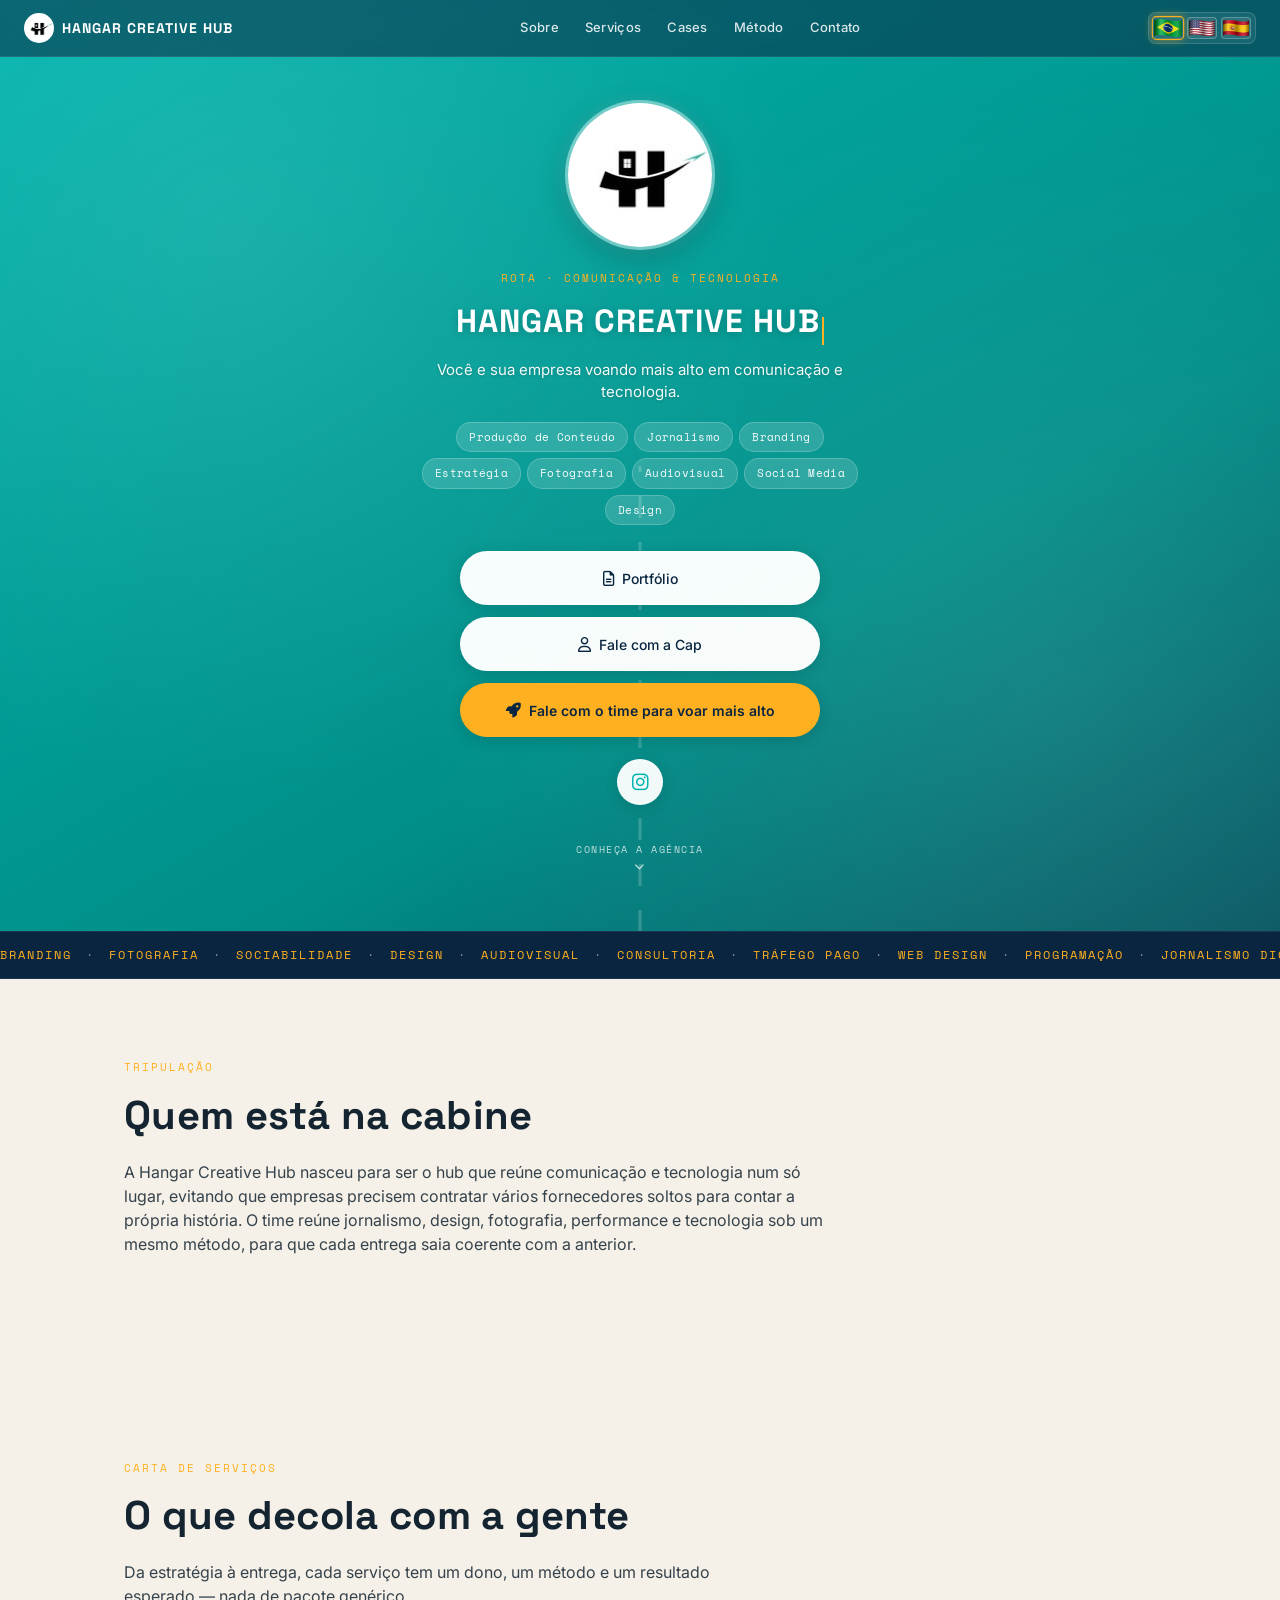
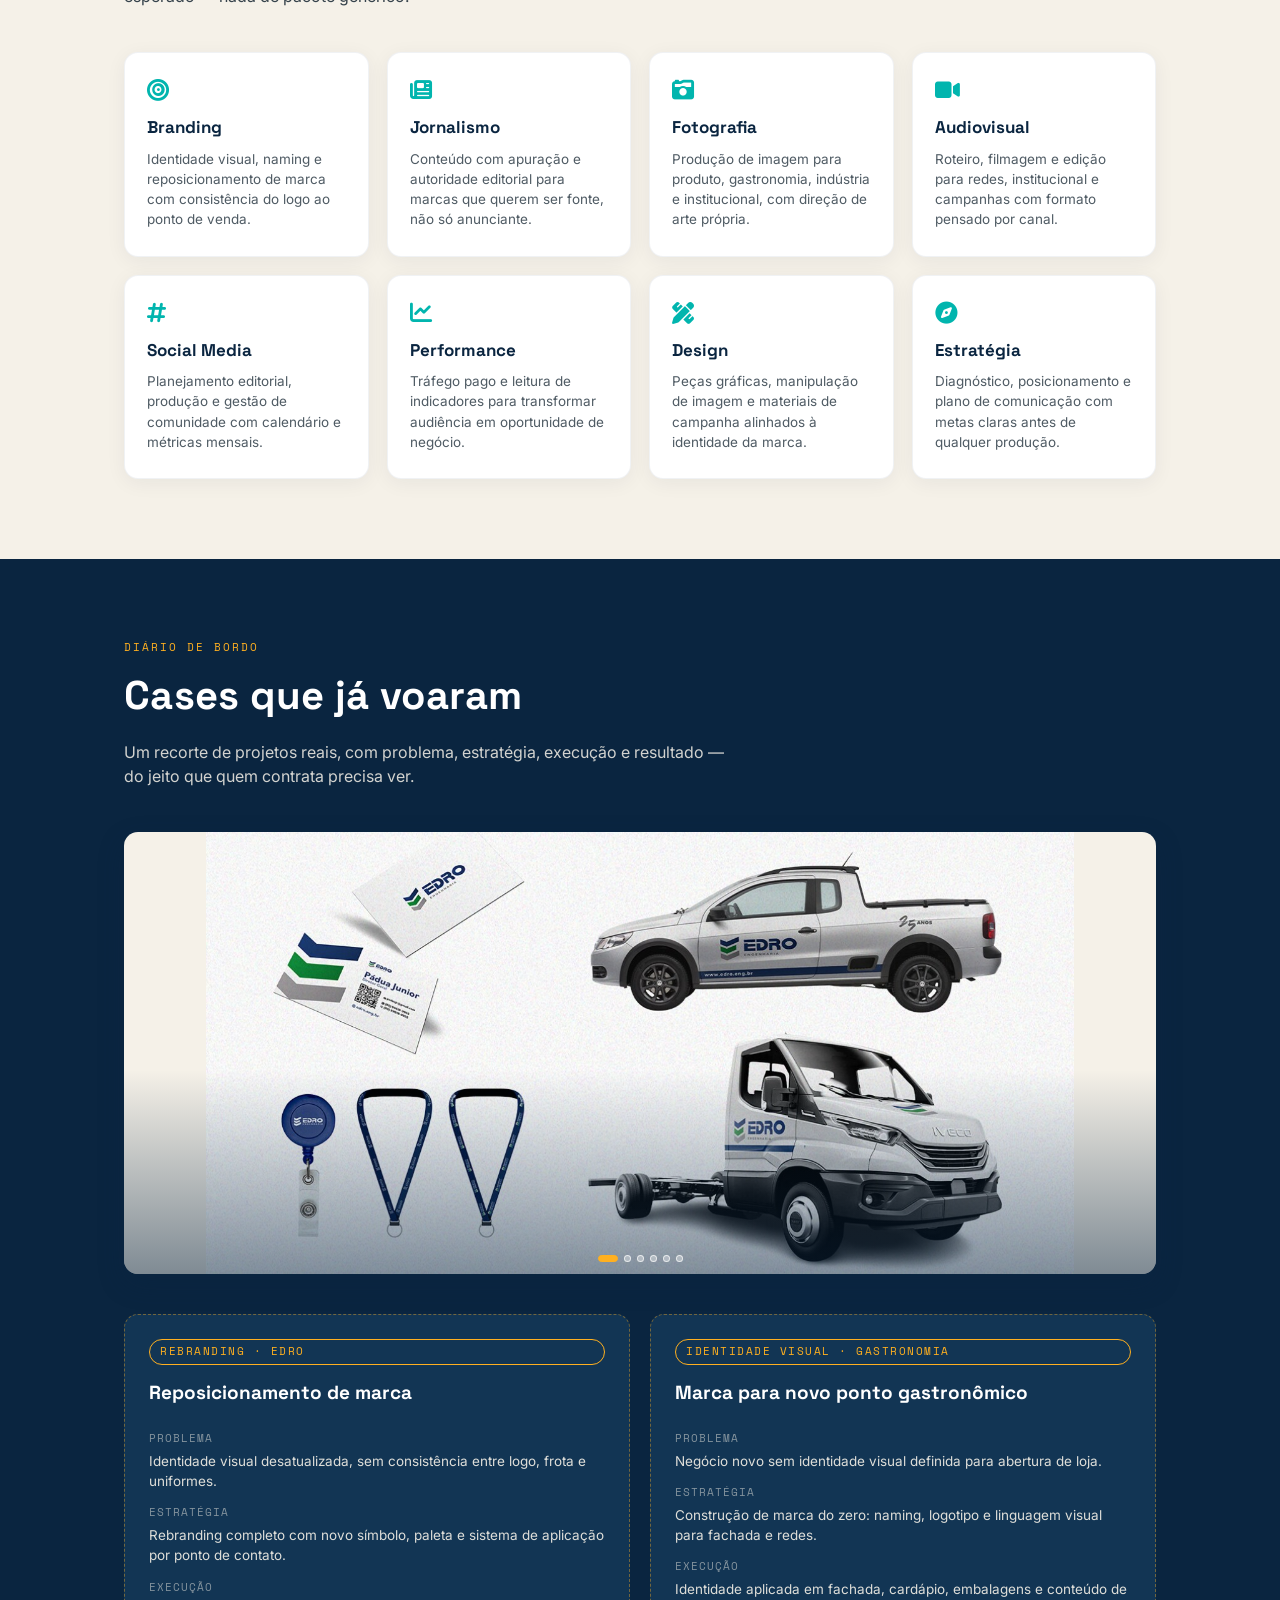
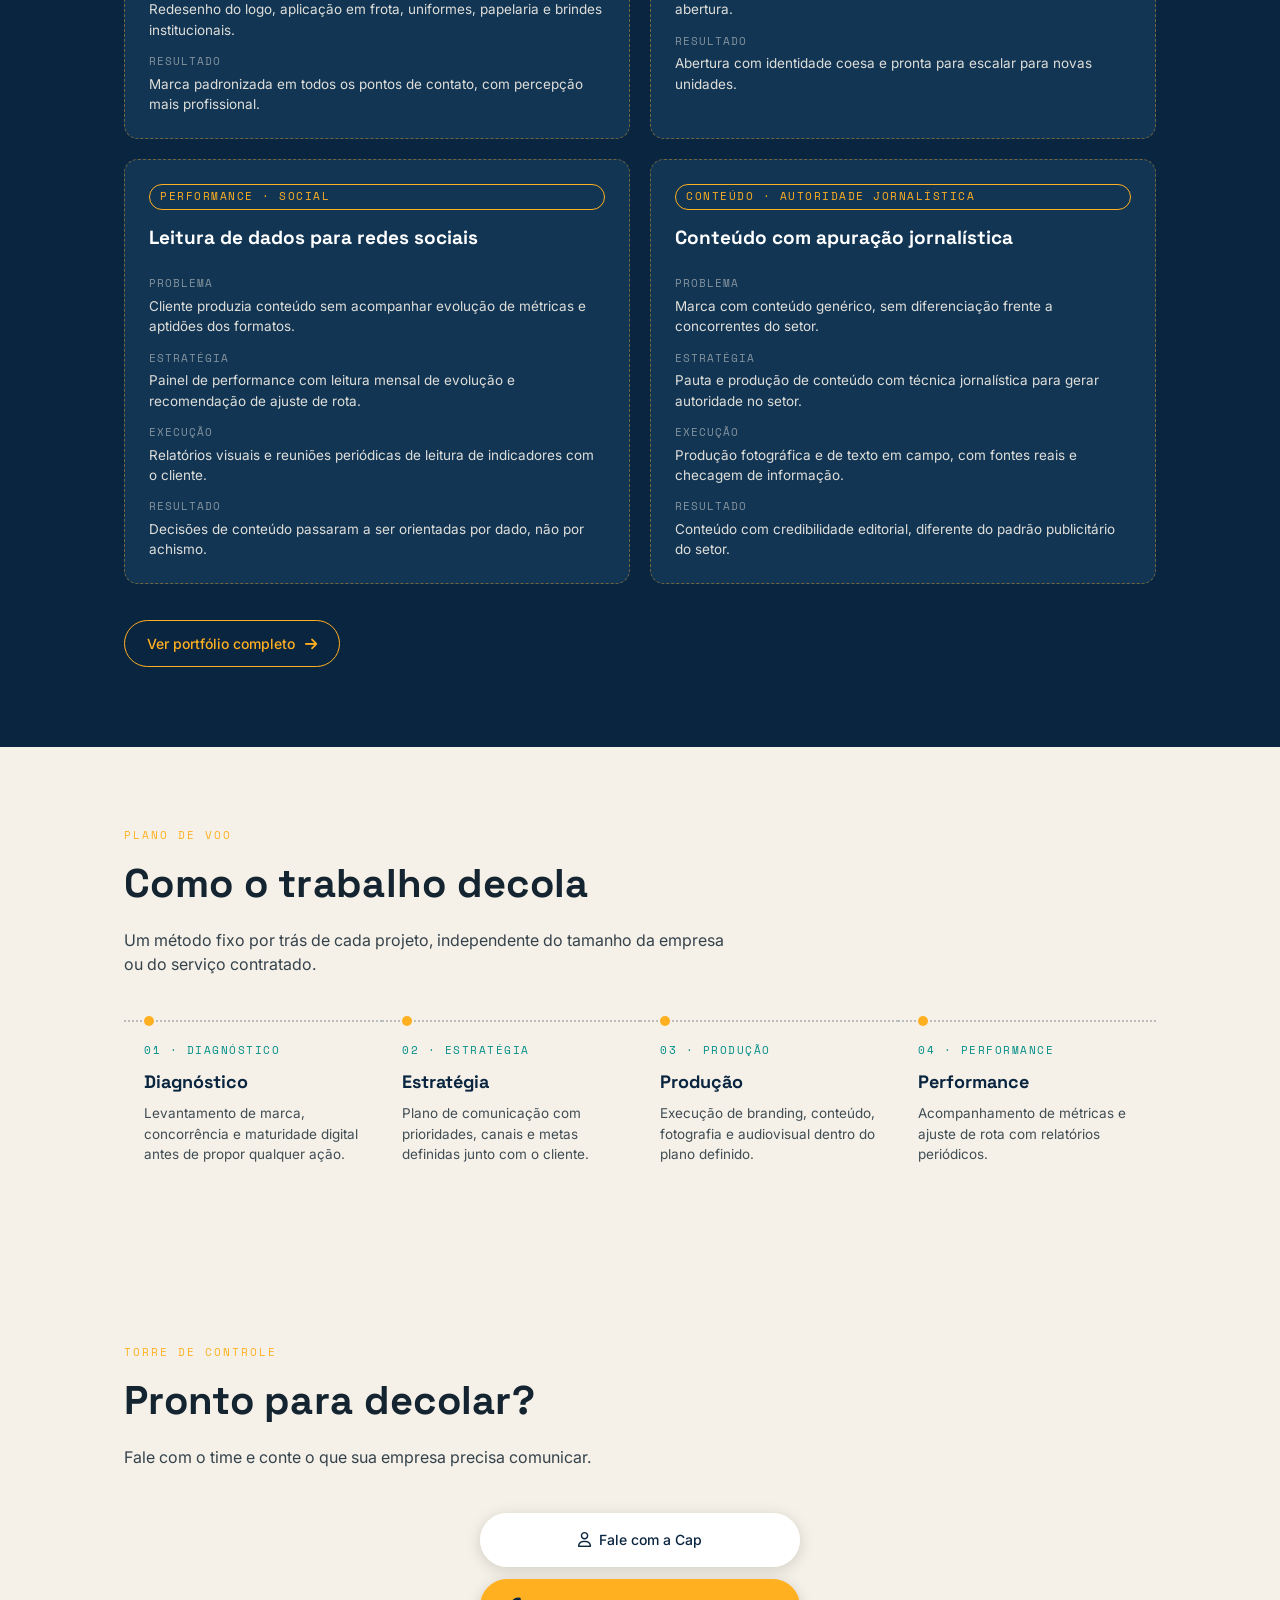
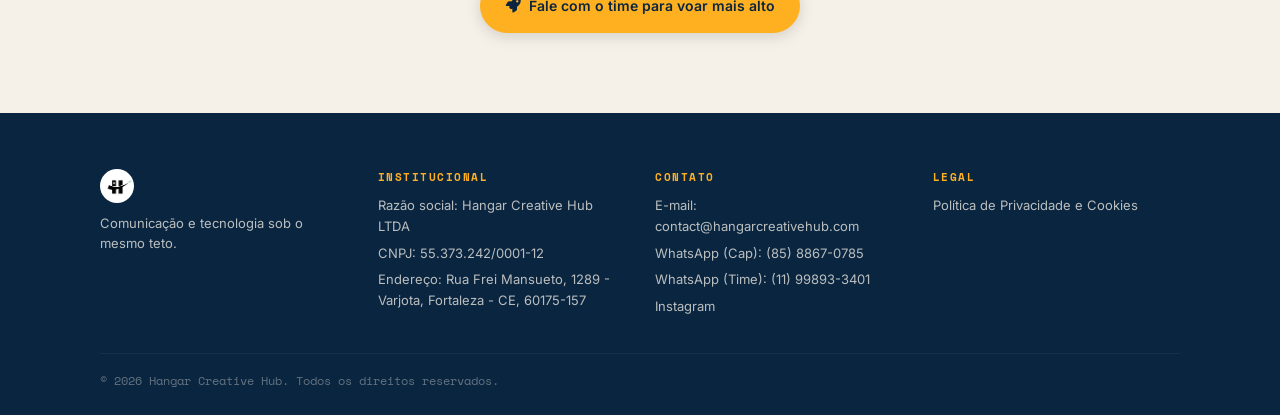
<file: index.html>
<!DOCTYPE html>
<html lang="pt-BR">
<head>
<meta charset="UTF-8">
<meta name="viewport" content="width=device-width, initial-scale=1.0">
<title>Hangar Creative Hub | Agência de Comunicação e Tecnologia</title>
<meta name="description" content="Hangar Creative Hub: agência de branding, jornalismo, conteúdo, performance e design que faz você e sua empresa voarem mais alto. Estratégia, produção e resultado, tudo sob o mesmo teto.">
<meta property="og:title" content="Hangar Creative Hub">
<meta property="og:description" content="Você e sua empresa voando mais alto em comunicação e tecnologia.">
<meta property="og:type" content="website">
<meta property="og:url" content="https://www.hangarcreativehub.com/">
<link rel="icon" href="images/logo-hangar.png">

<!-- Fontes -->
<link rel="preconnect" href="https://fonts.googleapis.com">
<link href="https://fonts.googleapis.com/css2?family=Space+Grotesk:wght@500;700&family=Space+Mono:wght@400;700&family=Inter:wght@300;400;500;600&display=swap" rel="stylesheet">

<!-- CSS -->
<link rel="stylesheet" href="style.css">
<link rel="stylesheet" href="https://cdnjs.cloudflare.com/ajax/libs/font-awesome/6.4.0/css/all.min.css">

<script type="application/ld+json">
{
  "@context": "https://schema.org",
  "@type": "Organization",
  "name": "Hangar Creative Hub",
  "url": "https://www.hangarcreativehub.com/",
  "logo": "https://www.hangarcreativehub.com/images/logo-hangar.png",
  "description": "Agência de branding, jornalismo, conteúdo, performance e design.",
  "sameAs": ["https://www.instagram.com/hangarcreativehub/"],
  "legalName": "Hangar Creative Hub LTDA",
  "taxID": "55.373.242/0001-12",
  "address": {
    "@type": "PostalAddress",
    "streetAddress": "Rua Frei Mansueto, 1289 - Varjota",
    "addressLocality": "Fortaleza",
    "addressRegion": "CE",
    "postalCode": "60175-157",
    "addressCountry": "BR"
  }
}
</script>
</head>
<body>

<!-- TOPO FIXO -->
<header class="topbar">
    <a href="#topo" class="topbar-logo">
        <img src="images/logo-hangar.png" alt="Hangar Creative Hub">
        <span>HANGAR CREATIVE HUB</span>
    </a>

    <nav class="topbar-nav">
        <a href="#sobre" data-i18n="nav.sobre">Sobre</a>
        <a href="#servicos" data-i18n="nav.servicos">Serviços</a>
        <a href="#cases" data-i18n="nav.cases">Cases</a>
        <a href="#metodo" data-i18n="nav.metodo">Método</a>
        <a href="#contato" data-i18n="nav.contato">Contato</a>
    </nav>

    <div class="language-selector">
        <button class="lang-btn pt active" data-lang="pt" title="Português">
            <img src="images/brasil.png" alt="Português" class="flag-icon">
        </button>
        <button class="lang-btn en" data-lang="en" title="English">
            <img src="images/eua.png" alt="English" class="flag-icon">
        </button>
        <button class="lang-btn es" data-lang="es" title="Español">
            <img src="images/es.png" alt="Español" class="flag-icon">
        </button>
    </div>
</header>

<main id="topo">

    <!-- HERO / CARTÃO DE LINKS -->
    <section class="hero">
        <div class="hero-runway" aria-hidden="true"></div>
        <div class="hero-inner">
            <img src="images/logo-hangar.png" alt="Hangar Creative Hub" class="profile-pic">

            <p class="eyebrow" data-i18n="hero.eyebrow">ROTA · COMUNICAÇÃO &amp; TECNOLOGIA</p>

            <h1 id="typingTitle">HANGAR CREATIVE HUB</h1>

            <p class="main-description" data-i18n="hero.subtitle">Você e sua empresa voando mais alto em comunicação e tecnologia.</p>

            <div class="bubbles-container">
                <span class="bubble" data-i18n="bubble.1">Produção de Conteúdo</span>
                <span class="bubble" data-i18n="bubble.2">Jornalismo</span>
                <span class="bubble" data-i18n="bubble.3">Branding</span>
                <span class="bubble" data-i18n="bubble.4">Estratégia</span>
                <span class="bubble" data-i18n="bubble.5">Fotografia</span>
                <span class="bubble" data-i18n="bubble.6">Audiovisual</span>
                <span class="bubble" data-i18n="bubble.7">Social Media</span>
                <span class="bubble" data-i18n="bubble.8">Design</span>
            </div>

            <div class="buttons-container">
                <a href="Portifolio/Portifolio Hangar.pdf" target="_blank" class="link-button portfolio" rel="noopener noreferrer">
                    <div class="link-button-content">
                        <i class="far fa-file-alt"></i>
                        <span class="button-text" data-i18n="btn.portfolio">Portfólio</span>
                    </div>
                </a>

                <a href="https://api.whatsapp.com/send?phone=558588670785&text=Olá! Gostaria de falar com a Cap da Hangar Creative Hub."
                   class="link-button cap" target="_blank" rel="noopener noreferrer">
                    <div class="link-button-content">
                        <i class="far fa-user"></i>
                        <span class="button-text" data-i18n="btn.cap">Fale com a Cap</span>
                    </div>
                </a>

                <a href="https://api.whatsapp.com/send?phone=5511998933401&text=Olá! Quero falar com o time da Hangar Creative Hub e voar mais alto."
                   class="link-button" target="_blank" rel="noopener noreferrer">
                    <div class="link-button-content">
                        <i class="fas fa-rocket"></i>
                        <span class="button-text" data-i18n="btn.team">Fale com o time para voar mais alto</span>
                    </div>
                </a>
            </div>

            <div class="social-links">
                <a href="https://www.instagram.com/hangarcreativehub/" class="social-icon" aria-label="Instagram" target="_blank" rel="noopener noreferrer">
                    <i class="fab fa-instagram"></i>
                </a>
            </div>

            <a class="scroll-cue" href="#sobre" aria-label="Rolar para saber mais">
                <span data-i18n="hero.scroll">conheça a agência</span>
                <i class="fas fa-chevron-down"></i>
            </a>
        </div>
    </section>

    <!-- PAINEL DE APTIDÕES ESTILO QUADRO DE VOOS -->
    <section class="board" aria-label="Aptidões">
        <div class="board-track">
            <span data-i18n="board.1">BRANDING</span>
            <span>·</span>
            <span data-i18n="board.2">FOTOGRAFIA</span>
            <span>·</span>
            <span data-i18n="board.3">SOCIABILIDADE</span>
            <span>·</span>
            <span data-i18n="board.4">DESIGN</span>
            <span>·</span>
            <span data-i18n="board.5">AUDIOVISUAL</span>
            <span>·</span>
            <span data-i18n="board.6">CONSULTORIA</span>
            <span>·</span>
            <span data-i18n="board.7">TRÁFEGO PAGO</span>
            <span>·</span>
            <span data-i18n="board.8">WEB DESIGN</span>
            <span>·</span>
            <span data-i18n="board.9">PROGRAMAÇÃO</span>
            <span>·</span>
            <span data-i18n="board.10">JORNALISMO DIGITAL</span>
            <span>·</span>
        </div>
    </section>

    <!-- SOBRE -->
    <section id="sobre" class="section section-light sobre">
        <p class="eyebrow" data-i18n="sobre.eyebrow">TRIPULAÇÃO</p>
        <h2 data-i18n="sobre.titulo">Quem está na cabine</h2>  <!-- Título original mantido -->
        <p class="section-lead" data-i18n="sobre.lead">A Hangar Creative Hub nasceu para ser o hub que reúne comunicação e tecnologia num só lugar, evitando que empresas precisem contratar vários fornecedores soltos para contar a própria história. O time reúne jornalismo, design, fotografia, performance e tecnologia sob um mesmo método, para que cada entrega saia coerente com a anterior.</p>
    </section>

    <!-- SERVIÇOS -->
    <section id="servicos" class="section section-light">
        <p class="eyebrow" data-i18n="servicos.eyebrow">CARTA DE SERVIÇOS</p>
        <h2 data-i18n="servicos.titulo">O que decola com a gente</h2>
        <p class="section-lead" data-i18n="servicos.lead">Da estratégia à entrega, cada serviço tem um dono, um método e um resultado esperado — nada de pacote genérico.</p>

        <div class="cards-grid">
            <article class="service-card">
                <i class="fas fa-bullseye"></i>
                <h3 data-i18n="servico.branding.titulo">Branding</h3>
                <p data-i18n="servico.branding.desc">Identidade visual, naming e reposicionamento de marca com consistência do logo ao ponto de venda.</p>
            </article>
            <article class="service-card">
                <i class="fas fa-newspaper"></i>
                <h3 data-i18n="servico.jornalismo.titulo">Jornalismo</h3>
                <p data-i18n="servico.jornalismo.desc">Conteúdo com apuração e autoridade editorial para marcas que querem ser fonte, não só anunciante.</p>
            </article>
            <article class="service-card">
                <i class="fas fa-camera-retro"></i>
                <h3 data-i18n="servico.fotografia.titulo">Fotografia</h3>
                <p data-i18n="servico.fotografia.desc">Produção de imagem para produto, gastronomia, indústria e institucional, com direção de arte própria.</p>
            </article>
            <article class="service-card">
                <i class="fas fa-video"></i>
                <h3 data-i18n="servico.audiovisual.titulo">Audiovisual</h3>
                <p data-i18n="servico.audiovisual.desc">Roteiro, filmagem e edição para redes, institucional e campanhas com formato pensado por canal.</p>
            </article>
            <article class="service-card">
                <i class="fas fa-hashtag"></i>
                <h3 data-i18n="servico.social.titulo">Social Media</h3>
                <p data-i18n="servico.social.desc">Planejamento editorial, produção e gestão de comunidade com calendário e métricas mensais.</p>
            </article>
            <article class="service-card">
                <i class="fas fa-chart-line"></i>
                <h3 data-i18n="servico.performance.titulo">Performance</h3>
                <p data-i18n="servico.performance.desc">Tráfego pago e leitura de indicadores para transformar audiência em oportunidade de negócio.</p>
            </article>
            <article class="service-card">
                <i class="fas fa-pen-ruler"></i>
                <h3 data-i18n="servico.design.titulo">Design</h3>
                <p data-i18n="servico.design.desc">Peças gráficas, manipulação de imagem e materiais de campanha alinhados à identidade da marca.</p>
            </article>
            <article class="service-card">
                <i class="fas fa-compass"></i>
                <h3 data-i18n="servico.estrategia.titulo">Estratégia</h3>
                <p data-i18n="servico.estrategia.desc">Diagnóstico, posicionamento e plano de comunicação com metas claras antes de qualquer produção.</p>
            </article>
        </div>
    </section>

    <!-- CASES -->
    <section id="cases" class="section section-dark">
        <p class="eyebrow" data-i18n="cases.eyebrow">DIÁRIO DE BORDO</p>
        <h2 data-i18n="cases.titulo">Cases que já voaram</h2>
        <p class="section-lead" data-i18n="cases.lead">Um recorte de projetos reais, com problema, estratégia, execução e resultado — do jeito que quem contrata precisa ver.</p>

        <div class="case-carousel case-carousel-hero" data-autoplay="4000">
            <div class="case-carousel-track">
                <div class="case-slide"><img src="images/cases/edro-aplicacao.jpg" loading="lazy" alt="Identidade EDRO aplicada em frota, uniformes, cartões e crachás"></div>
                <div class="case-slide"><img src="images/cases/gastronomia-marca.jpg" loading="lazy" alt="Identidade visual criada para a chef Marie Anne Bauer"></div>
                <div class="case-slide"><img src="images/cases/gastronomia-instagram.jpg" loading="lazy" alt="Perfil e publicação no Instagram da chef Marie Anne Bauer"></div>
                <div class="case-slide"><img src="images/cases/performance-insights.jpg" loading="lazy" alt="Insights de alcance de publicações — 49,4 mil, 69,8 mil e 63,3 mil contas alcançadas"></div>
                <div class="case-slide"><img src="images/cases/jornalismo-entrevista.jpg" loading="lazy" alt="Entrevista em vídeo produzida com técnica jornalística"></div>
                <div class="case-slide"><img src="images/cases/doc-antes-depois.jpg" loading="lazy" alt="Fachada antes e depois do trabalho da Hangar"></div>
            </div>
            <button type="button" class="case-nav prev" aria-label="Imagem anterior"><i class="fas fa-chevron-left"></i></button>
            <button type="button" class="case-nav next" aria-label="Próxima imagem"><i class="fas fa-chevron-right"></i></button>
            <div class="case-dots"></div>
        </div>

        <div class="cases-grid">
            <article class="case-card">
                <div class="case-tag" data-i18n="case1.tag">REBRANDING · EDRO</div>
                <h3 data-i18n="case1.titulo">Reposicionamento de marca</h3>
                <dl>
                    <dt data-i18n="case.problema">Problema</dt>
                    <dd data-i18n="case1.problema">Identidade visual desatualizada, sem consistência entre logo, frota e uniformes.</dd>
                    <dt data-i18n="case.estrategia">Estratégia</dt>
                    <dd data-i18n="case1.estrategia">Rebranding completo com novo símbolo, paleta e sistema de aplicação por ponto de contato.</dd>
                    <dt data-i18n="case.execucao">Execução</dt>
                    <dd data-i18n="case1.execucao">Redesenho do logo, aplicação em frota, uniformes, papelaria e brindes institucionais.</dd>
                    <dt data-i18n="case.resultado">Resultado</dt>
                    <dd data-i18n="case1.resultado">Marca padronizada em todos os pontos de contato, com percepção mais profissional. <em data-i18n="case.metricaplaceholder">[inserir métrica real de resultado]</em></dd>
                </dl>
            </article>

            <article class="case-card">
                <div class="case-tag" data-i18n="case2.tag">IDENTIDADE VISUAL · GASTRONOMIA</div>
                <h3 data-i18n="case2.titulo">Marca para novo ponto gastronômico</h3>
                <dl>
                    <dt data-i18n="case.problema">Problema</dt>
                    <dd data-i18n="case2.problema">Negócio novo sem identidade visual definida para abertura de loja.</dd>
                    <dt data-i18n="case.estrategia">Estratégia</dt>
                    <dd data-i18n="case2.estrategia">Construção de marca do zero: naming, logotipo e linguagem visual para fachada e redes.</dd>
                    <dt data-i18n="case.execucao">Execução</dt>
                    <dd data-i18n="case2.execucao">Identidade aplicada em fachada, cardápio, embalagens e conteúdo de abertura.</dd>
                    <dt data-i18n="case.resultado">Resultado</dt>
                    <dd data-i18n="case2.resultado">Abertura com identidade coesa e pronta para escalar para novas unidades. <em data-i18n="case.metricaplaceholder">[inserir métrica real de resultado]</em></dd>
                </dl>
            </article>

            <article class="case-card">
                <div class="case-tag" data-i18n="case3.tag">PERFORMANCE · SOCIAL</div>
                <h3 data-i18n="case3.titulo">Leitura de dados para redes sociais</h3>
                <dl>
                    <dt data-i18n="case.problema">Problema</dt>
                    <dd data-i18n="case3.problema">Cliente produzia conteúdo sem acompanhar evolução de métricas e aptidões dos formatos.</dd>
                    <dt data-i18n="case.estrategia">Estratégia</dt>
                    <dd data-i18n="case3.estrategia">Painel de performance com leitura mensal de evolução e recomendação de ajuste de rota.</dd>
                    <dt data-i18n="case.execucao">Execução</dt>
                    <dd data-i18n="case3.execucao">Relatórios visuais e reuniões periódicas de leitura de indicadores com o cliente.</dd>
                    <dt data-i18n="case.resultado">Resultado</dt>
                    <dd data-i18n="case3.resultado">Decisões de conteúdo passaram a ser orientadas por dado, não por achismo. <em data-i18n="case.metricaplaceholder">[inserir métrica real de resultado]</em></dd>
                </dl>
            </article>

            <article class="case-card">
                <div class="case-tag" data-i18n="case4.tag">CONTEÚDO · AUTORIDADE JORNALÍSTICA</div>
                <h3 data-i18n="case4.titulo">Conteúdo com apuração jornalística</h3>
                <dl>
                    <dt data-i18n="case.problema">Problema</dt>
                    <dd data-i18n="case4.problema">Marca com conteúdo genérico, sem diferenciação frente a concorrentes do setor.</dd>
                    <dt data-i18n="case.estrategia">Estratégia</dt>
                    <dd data-i18n="case4.estrategia">Pauta e produção de conteúdo com técnica jornalística para gerar autoridade no setor.</dd>
                    <dt data-i18n="case.execucao">Execução</dt>
                    <dd data-i18n="case4.execucao">Produção fotográfica e de texto em campo, com fontes reais e checagem de informação.</dd>
                    <dt data-i18n="case.resultado">Resultado</dt>
                    <dd data-i18n="case4.resultado">Conteúdo com credibilidade editorial, diferente do padrão publicitário do setor. <em data-i18n="case.metricaplaceholder">[inserir métrica real de resultado]</em></dd>
                </dl>
            </article>
        </div>

        <a href="Portifolio/Portifolio Hangar.pdf" target="_blank" rel="noopener noreferrer" class="ghost-button">
            <span data-i18n="cases.cta">Ver portfólio completo</span> <i class="fas fa-arrow-right"></i>
        </a>
    </section>

    <!-- MÉTODO -->
    <section id="metodo" class="section section-light">
        <p class="eyebrow" data-i18n="metodo.eyebrow">PLANO DE VOO</p>
        <h2 data-i18n="metodo.titulo">Como o trabalho decola</h2>
        <p class="section-lead" data-i18n="metodo.lead">Um método fixo por trás de cada projeto, independente do tamanho da empresa ou do serviço contratado.</p>

        <ol class="flightpath">
            <li>
                <span class="leg">01 · DIAGNÓSTICO</span>
                <h3 data-i18n="metodo1.titulo">Diagnóstico</h3>
                <p data-i18n="metodo1.desc">Levantamento de marca, concorrência e maturidade digital antes de propor qualquer ação.</p>
            </li>
            <li>
                <span class="leg">02 · ESTRATÉGIA</span>
                <h3 data-i18n="metodo2.titulo">Estratégia</h3>
                <p data-i18n="metodo2.desc">Plano de comunicação com prioridades, canais e metas definidas junto com o cliente.</p>
            </li>
            <li>
                <span class="leg">03 · PRODUÇÃO</span>
                <h3 data-i18n="metodo3.titulo">Produção</h3>
                <p data-i18n="metodo3.desc">Execução de branding, conteúdo, fotografia e audiovisual dentro do plano definido.</p>
            </li>
            <li>
                <span class="leg">04 · PERFORMANCE</span>
                <h3 data-i18n="metodo4.titulo">Performance</h3>
                <p data-i18n="metodo4.desc">Acompanhamento de métricas e ajuste de rota com relatórios periódicos.</p>
            </li>
        </ol>
    </section>

    <!-- CONTATO -->
    <section id="contato" class="section section-light contato">
        <p class="eyebrow" data-i18n="contato.eyebrow">TORRE DE CONTROLE</p>
        <h2 data-i18n="contato.titulo">Pronto para decolar?</h2>
        <p class="section-lead" data-i18n="contato.lead">Fale com o time e conte o que sua empresa precisa comunicar.</p>
        <div class="buttons-container narrow">
            <a href="https://api.whatsapp.com/send?phone=558588670785&text=Olá! Gostaria de falar com a Cap da Hangar Creative Hub."
               class="link-button cap" target="_blank" rel="noopener noreferrer">
                <div class="link-button-content">
                    <i class="far fa-user"></i>
                    <span class="button-text" data-i18n="btn.cap">Fale com a Cap</span>
                </div>
            </a>
            <a href="https://api.whatsapp.com/send?phone=5511998933401&text=Olá! Quero falar com o time da Hangar Creative Hub e voar mais alto."
               class="link-button" target="_blank" rel="noopener noreferrer">
                <div class="link-button-content">
                    <i class="fas fa-rocket"></i>
                    <span class="button-text" data-i18n="btn.team">Fale com o time para voar mais alto</span>
                </div>
            </a>
        </div>
    </section>

</main>

<!-- RODAPÉ / TRANSPARÊNCIA INSTITUCIONAL -->
<footer class="site-footer">
    <div class="footer-grid">
        <div>
            <img src="images/logo-hangar.png" alt="Hangar Creative Hub" class="footer-logo">
            <p data-i18n="footer.tagline">Comunicação e tecnologia sob o mesmo teto.</p>
        </div>
        <div>
            <h4 data-i18n="footer.institucional">Institucional</h4>
            <p data-i18n="footer.razaosocial">Razão social: Hangar Creative Hub LTDA</p>
            <p data-i18n="footer.cnpj">CNPJ: 55.373.242/0001-12</p>
            <p data-i18n="footer.endereco">Endereço: Rua Frei Mansueto, 1289 - Varjota, Fortaleza - CE, 60175-157</p>
        </div>
        <div>
            <h4 data-i18n="footer.contato">Contato</h4>
            <p data-i18n="footer.email">E-mail: contact@hangarcreativehub.com</p>
            <p><a href="https://api.whatsapp.com/send?phone=558588670785&text=Olá! Gostaria de falar com a Cap da Hangar Creative Hub." target="_blank" rel="noopener noreferrer">WhatsApp (Cap): (85) 8867-0785</a></p>
            <p><a href="https://api.whatsapp.com/send?phone=5511998933401&text=Olá! Quero falar com o time da Hangar Creative Hub e voar mais alto." target="_blank" rel="noopener noreferrer">WhatsApp (Time): (11) 99893-3401</a></p>
            <p><a href="https://www.instagram.com/hangarcreativehub/" target="_blank" rel="noopener noreferrer">Instagram</a></p>
        </div>
        <div>
            <h4 data-i18n="footer.legal">Legal</h4>
            <p><a href="privacidade.html" data-i18n="footer.privacidade">Política de Privacidade e Cookies</a></p>
        </div>
    </div>
    <p class="footer-copy" data-i18n="footer.copy">© 2026 Hangar Creative Hub. Todos os direitos reservados.</p>
</footer>

<script src="script.js"></script>
</body>
</html>
</file>
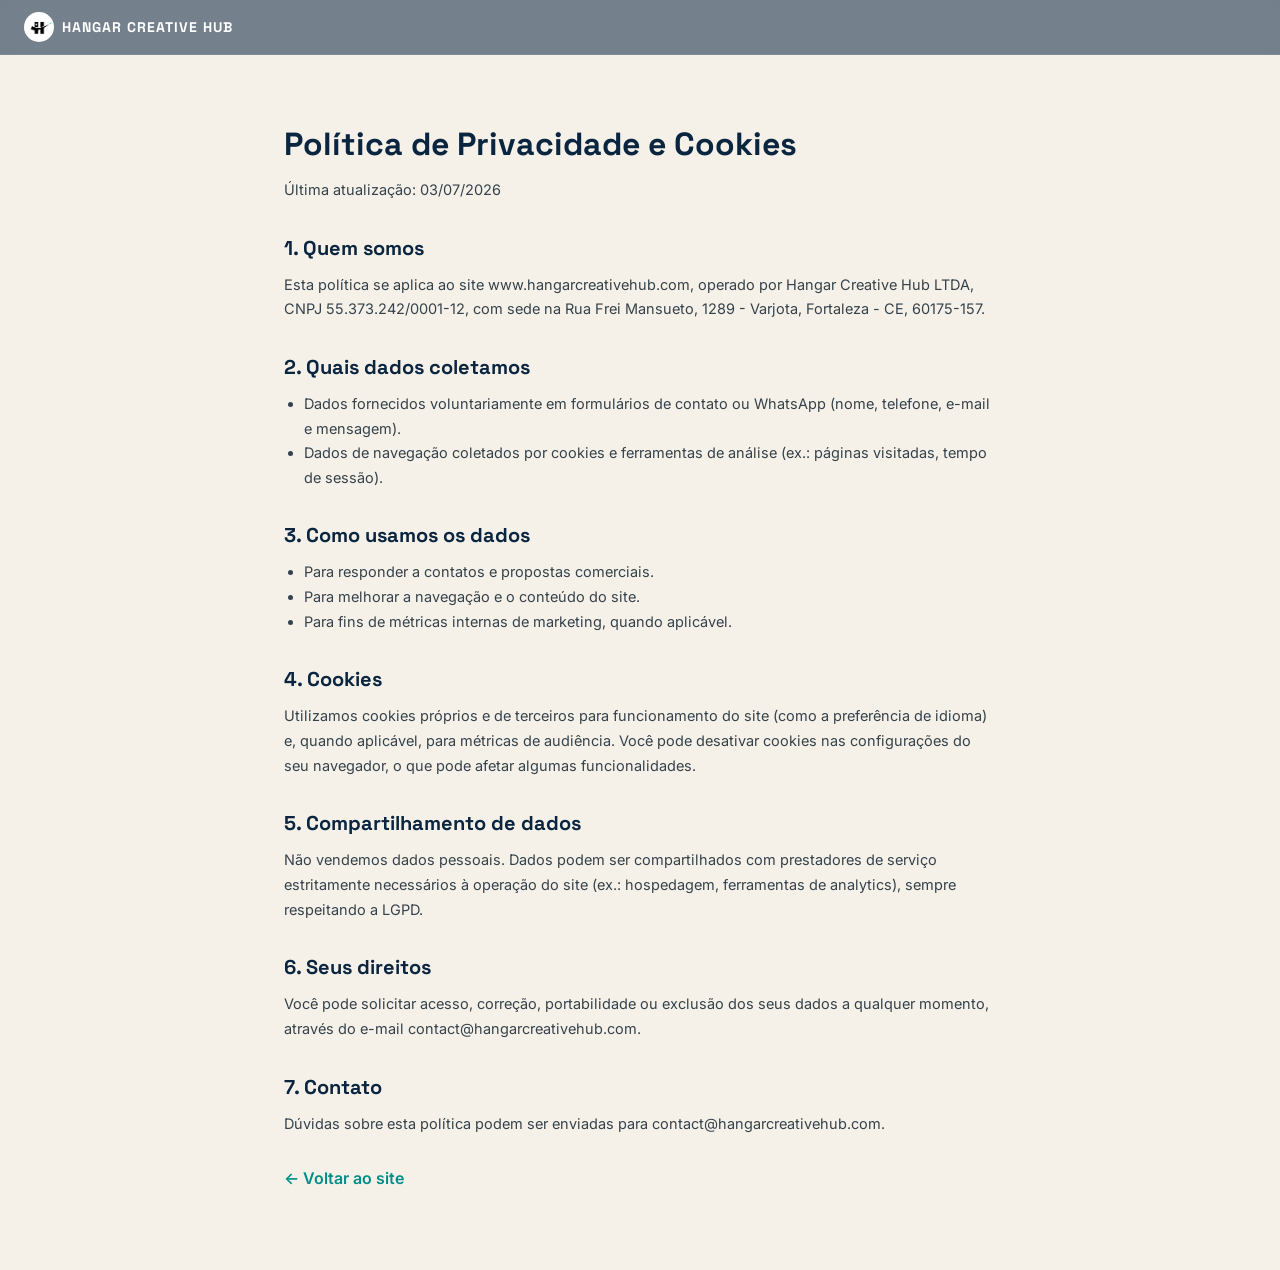
<file: privacidade.html>
<!DOCTYPE html>
<html lang="pt-BR">
<head>
<meta charset="UTF-8">
<meta name="viewport" content="width=device-width, initial-scale=1.0">
<title>Política de Privacidade e Cookies | Hangar Creative Hub</title>
<link href="https://fonts.googleapis.com/css2?family=Space+Grotesk:wght@500;700&family=Inter:wght@300;400;500;600&display=swap" rel="stylesheet">
<link rel="stylesheet" href="style.css">
<link rel="icon" href="images/logo-hangar.png">
<style>
    .policy { max-width: 760px; margin: 0 auto; padding: 120px 24px 80px; background: var(--sand); }
    .policy h1 { font-family: var(--font-display); font-size: 32px; margin-bottom: 10px; color: var(--navy); }
    .policy h2 { font-family: var(--font-display); font-size: 20px; margin: 30px 0 10px; color: var(--navy); }
    .policy p, .policy li { font-size: 14.5px; line-height: 1.7; opacity: 0.85; }
    .policy ul { padding-left: 20px; margin-bottom: 10px; }
    .policy a.back { display: inline-block; margin-top: 30px; color: var(--teal-dark); text-decoration: none; font-weight: 600; }
</style>
</head>
<body>
<header class="topbar">
    <a href="index.html" class="topbar-logo">
        <img src="images/logo-hangar.png" alt="Hangar Creative Hub">
        <span>HANGAR CREATIVE HUB</span>
    </a>
</header>

<main class="policy">
    <h1>Política de Privacidade e Cookies</h1>
    <p>Última atualização: 03/07/2026</p>

    <h2>1. Quem somos</h2>
    <p>Esta política se aplica ao site www.hangarcreativehub.com, operado por Hangar Creative Hub LTDA, CNPJ 55.373.242/0001-12,
    com sede na Rua Frei Mansueto, 1289 - Varjota, Fortaleza - CE, 60175-157.</p>

    <h2>2. Quais dados coletamos</h2>
    <ul>
        <li>Dados fornecidos voluntariamente em formulários de contato ou WhatsApp (nome, telefone, e-mail e mensagem).</li>
        <li>Dados de navegação coletados por cookies e ferramentas de análise (ex.: páginas visitadas, tempo de sessão).</li>
    </ul>

    <h2>3. Como usamos os dados</h2>
    <ul>
        <li>Para responder a contatos e propostas comerciais.</li>
        <li>Para melhorar a navegação e o conteúdo do site.</li>
        <li>Para fins de métricas internas de marketing, quando aplicável.</li>
    </ul>

    <h2>4. Cookies</h2>
    <p>Utilizamos cookies próprios e de terceiros para funcionamento do site (como a preferência de idioma) e,
    quando aplicável, para métricas de audiência. Você pode desativar cookies nas configurações do seu navegador,
    o que pode afetar algumas funcionalidades.</p>

    <h2>5. Compartilhamento de dados</h2>
    <p>Não vendemos dados pessoais. Dados podem ser compartilhados com prestadores de serviço estritamente
    necessários à operação do site (ex.: hospedagem, ferramentas de analytics), sempre respeitando a LGPD.</p>

    <h2>6. Seus direitos</h2>
    <p>Você pode solicitar acesso, correção, portabilidade ou exclusão dos seus dados a qualquer momento,
    através do e-mail contact@hangarcreativehub.com.</p>

    <h2>7. Contato</h2>
    <p>Dúvidas sobre esta política podem ser enviadas para contact@hangarcreativehub.com.</p>

    <a class="back" href="index.html">&larr; Voltar ao site</a>
</main>
</body>
</html>
</file>
<file: style.css>
/* ============================================
   HANGAR CREATIVE HUB — Design tokens
   Tema: aviação / hangar / "voar mais alto"
   ============================================ */
:root {
    --teal: #01B5AE;
    --teal-dark: #018E88;
    --navy: #0A2540;
    --navy-soft: #123554;
    --sand: #F5F1E8;
    --amber: #FFB020;
    --white: #FFFFFF;
    --ink: #142430;

    --font-display: 'Space Grotesk', 'Inter', sans-serif;
    --font-body: 'Inter', -apple-system, BlinkMacSystemFont, 'Segoe UI', Roboto, sans-serif;
    --font-mono: 'Space Mono', monospace;

    --radius-lg: 22px;
    --radius-md: 14px;
    --radius-pill: 45px;
}

* {
    margin: 0;
    padding: 0;
    box-sizing: border-box;
}

html {
    scroll-behavior: smooth;
}

body {
    font-family: var(--font-body);
    color: var(--ink);
    line-height: 1.5;
    background: var(--sand);
    overflow-x: hidden;
}

@media (prefers-reduced-motion: reduce) {
    html { scroll-behavior: auto; }
    * { animation-duration: 0.01ms !important; animation-iteration-count: 1 !important; transition-duration: 0.01ms !important; }
}

a { color: inherit; }

img { max-width: 100%; display: block; }

/* ============ TOPBAR ============ */
.topbar {
    position: fixed;
    top: 0;
    left: 0;
    width: 100%;
    z-index: 1000;
    display: flex;
    align-items: center;
    justify-content: space-between;
    padding: 12px 24px;
    background: rgba(10, 37, 64, 0.55);
    backdrop-filter: blur(10px);
    -webkit-backdrop-filter: blur(10px);
    border-bottom: 1px solid rgba(255, 255, 255, 0.08);
}

.topbar-logo {
    display: flex;
    align-items: center;
    gap: 8px;
    text-decoration: none;
    color: var(--white);
    font-family: var(--font-display);
    font-weight: 700;
    letter-spacing: 1px;
    font-size: 14px;
}

.topbar-logo img {
    width: 30px;
    height: 30px;
    border-radius: 50%;
}

.topbar-nav {
    display: none;
    gap: 26px;
}

.topbar-nav a {
    text-decoration: none;
    color: rgba(255, 255, 255, 0.85);
    font-size: 13px;
    font-weight: 500;
    letter-spacing: 0.3px;
    transition: color 0.2s ease;
    position: relative;
}

.topbar-nav a:hover { color: var(--amber); }

@media (min-width: 860px) {
    .topbar-nav { display: flex; }
}

/* ============ SELETOR DE IDIOMA ============ */
.language-selector {
    display: flex;
    gap: 4px;
    background: rgba(255, 255, 255, 0.08);
    padding: 4px;
    border-radius: 8px;
    border: 1px solid rgba(255, 255, 255, 0.15);
}

.lang-btn {
    width: 30px;
    height: 22px;
    border-radius: 4px;
    border: 1.5px solid rgba(255, 255, 255, 0.25);
    background: rgba(255, 255, 255, 0.08);
    cursor: pointer;
    transition: all 0.2s ease;
    display: flex;
    align-items: center;
    justify-content: center;
    padding: 0;
    overflow: hidden;
}

.lang-btn:hover { transform: scale(1.08); border-color: rgba(255, 255, 255, 0.5); }

.lang-btn.active {
    border-color: var(--amber);
    box-shadow: 0 0 8px rgba(255, 176, 32, 0.5);
    transform: scale(1.08);
}

.flag-icon { width: 100%; height: 100%; object-fit: cover; display: block; }

/* ============ HERO ============ */
.hero {
    position: relative;
    min-height: 100vh;
    display: flex;
    align-items: center;
    justify-content: center;
    padding: 100px 20px 60px;
    background:
        radial-gradient(circle at 18% 25%, rgba(255, 255, 255, 0.10) 0%, transparent 45%),
        radial-gradient(circle at 82% 75%, rgba(255, 255, 255, 0.08) 0%, transparent 50%),
        linear-gradient(150deg, var(--teal) 0%, var(--teal-dark) 65%, var(--navy) 130%);
    overflow: hidden;
}

/* pista/runway decorativa */
.hero-runway {
    position: absolute;
    left: 50%;
    bottom: -10%;
    width: 3px;
    height: 60%;
    transform: translateX(-50%) rotate(0deg);
    background-image: repeating-linear-gradient(
        to top,
        rgba(255, 255, 255, 0.55) 0,
        rgba(255, 255, 255, 0.55) 22px,
        transparent 22px,
        transparent 46px
    );
    opacity: 0.35;
    pointer-events: none;
}

.hero-inner {
    max-width: 440px;
    width: 100%;
    text-align: center;
    position: relative;
    z-index: 1;
}

.profile-pic {
    width: 150px;
    height: 150px;
    border-radius: 50%;
    object-fit: cover;
    margin: 0 auto 20px;
    background: rgba(255, 255, 255, 0.12);
    border: 3px solid rgba(255, 255, 255, 0.35);
    box-shadow: 0 8px 30px rgba(0, 0, 0, 0.2), 0 0 15px rgba(255, 255, 255, 0.15);
    animation: slideUp 0.5s ease both;
}

.eyebrow {
    font-family: var(--font-mono);
    font-size: 11px;
    letter-spacing: 2px;
    text-transform: uppercase;
    color: var(--amber);
    margin-bottom: 10px;
}

.hero h1 {
    font-family: var(--font-display);
    font-size: 32px;
    font-weight: 700;
    color: var(--white);
    letter-spacing: 1px;
    min-height: 42px;
    margin-bottom: 14px;
    text-shadow: 0 2px 10px rgba(0, 0, 0, 0.2);
}

.typing-cursor {
    display: inline-block;
    width: 2px;
    height: 28px;
    background-color: var(--amber);
    margin-left: 2px;
    animation: blink 1s infinite;
    vertical-align: bottom;
}

@keyframes blink { 0%, 100% { opacity: 1; } 50% { opacity: 0; } }

.main-description {
    font-size: 15px;
    color: rgba(255, 255, 255, 0.95);
    margin-bottom: 18px;
    line-height: 1.5;
    text-shadow: 0 1px 3px rgba(0, 0, 0, 0.2);
    animation: slideUp 0.5s ease 0.05s both;
}

.bubbles-container {
    display: flex;
    flex-wrap: wrap;
    justify-content: center;
    gap: 6px;
    margin-bottom: 26px;
    animation: slideUp 0.5s ease 0.1s both;
}

.bubble {
    background: rgba(255, 255, 255, 0.15);
    color: rgba(255, 255, 255, 0.95);
    padding: 6px 12px;
    border-radius: 15px;
    font-size: 11px;
    font-family: var(--font-mono);
    letter-spacing: 0.3px;
    border: 1px solid rgba(255, 255, 255, 0.2);
    backdrop-filter: blur(4px);
    transition: all 0.2s ease;
    white-space: nowrap;
}

.bubble:hover { transform: scale(1.08); background: rgba(255, 255, 255, 0.3); }

.buttons-container {
    display: flex;
    flex-direction: column;
    gap: 12px;
    width: 100%;
    max-width: 360px;
    margin: 0 auto 22px;
}

.buttons-container.narrow { max-width: 320px; }

.link-button {
    display: flex;
    align-items: center;
    justify-content: center;
    background: rgba(255, 255, 255, 0.97);
    border: 1.5px solid rgba(255, 255, 255, 0.4);
    border-radius: var(--radius-pill);
    text-decoration: none;
    font-weight: 500;
    font-size: 14px;
    transition: all 0.2s ease;
    height: 54px;
    width: 100%;
    box-shadow: 0 3px 15px rgba(0, 0, 0, 0.15);
    padding: 0 20px;
    animation: slideUp 0.5s ease both;
}

.link-button.portfolio, .link-button.cap { color: var(--navy) !important; }
.link-button.portfolio i, .link-button.cap i { color: var(--navy) !important; }

.link-button:not(.portfolio):not(.cap) { color: var(--teal-dark); background: var(--amber); border-color: var(--amber); }
.link-button:not(.portfolio):not(.cap) i { color: var(--navy); }
.link-button:not(.portfolio):not(.cap) .button-text { color: var(--navy); font-weight: 600; }

.link-button:hover {
    transform: translateY(-2px);
    box-shadow: 0 6px 22px rgba(0, 0, 0, 0.2);
}

.link-button-content { display: flex; align-items: center; justify-content: center; width: 100%; gap: 8px; }
.link-button i { font-size: 15px; }
.button-text { text-align: center; white-space: nowrap; overflow: hidden; text-overflow: ellipsis; font-weight: 500; font-size: 14px; }

.social-links { display: flex; justify-content: center; gap: 15px; margin-bottom: 30px; }

.social-icon {
    width: 46px;
    height: 46px;
    border-radius: 50%;
    background: rgba(255, 255, 255, 0.95);
    border: 1.5px solid rgba(255, 255, 255, 0.4);
    display: flex;
    align-items: center;
    justify-content: center;
    text-decoration: none;
    color: var(--teal);
    transition: all 0.2s ease;
    font-size: 19px;
    box-shadow: 0 3px 15px rgba(0, 0, 0, 0.12);
}

.social-icon:hover { transform: translateY(-2px) scale(1.05); }

.scroll-cue {
    display: inline-flex;
    flex-direction: column;
    align-items: center;
    gap: 4px;
    text-decoration: none;
    color: rgba(255, 255, 255, 0.75);
    font-family: var(--font-mono);
    font-size: 10px;
    letter-spacing: 1.5px;
    text-transform: uppercase;
    animation: floatY 2.4s ease-in-out infinite;
}

@keyframes floatY { 0%, 100% { transform: translateY(0); } 50% { transform: translateY(6px); } }

@keyframes slideUp { from { opacity: 0; transform: translateY(12px); } to { opacity: 1; transform: translateY(0); } }

/* ============ PAINEL DE APTIDÕES (quadro de voos) ============ */
.board {
    background: var(--navy);
    color: var(--sand);
    overflow: hidden;
    padding: 14px 0;
    border-top: 1px solid rgba(255, 255, 255, 0.08);
    border-bottom: 1px solid rgba(255, 255, 255, 0.08);
}

.board-track {
    display: flex;
    gap: 14px;
    white-space: nowrap;
    font-family: var(--font-mono);
    font-size: 12px;
    letter-spacing: 2px;
    color: var(--amber);
    animation: scrollBoard 26s linear infinite;
    width: max-content;
}

.board-track span:nth-child(2n) { color: rgba(245, 241, 232, 0.55); }

@keyframes scrollBoard {
    from { transform: translateX(0); }
    to { transform: translateX(-50%); }
}

/* ============ SEÇÕES GERAIS ============ */
.section {
    position: relative;
    scroll-margin-top: 80px;
    padding: 80px 24px;
    max-width: 1080px;
    margin: 0 auto;
}

.section-light::before, .section-dark::before {
    content: '';
    position: absolute;
    top: 0;
    bottom: 0;
    left: 50%;
    right: 50%;
    margin-left: -50vw;
    margin-right: -50vw;
    z-index: -1;
}

.section-light::before { background: var(--sand); }
.section-dark::before { background: var(--navy); }
.section-dark { color: var(--sand); }
.section-dark .eyebrow { color: var(--amber); }
.section-dark h2 { color: var(--white); }

.section h2 {
    font-family: var(--font-display);
    font-size: clamp(28px, 4vw, 40px);
    font-weight: 700;
    margin-bottom: 14px;
    letter-spacing: 0.3px;
}

.section .eyebrow { text-align: left; }

.section-lead {
    max-width: 620px;
    font-size: 16px;
    opacity: 0.85;
    margin-bottom: 44px;
}

.section-dark, .section-light { text-align: left; }

.sobre .section-lead, .contato .section-lead { max-width: 720px; }

/* ============ GRID DE SERVIÇOS ============ */
.cards-grid {
    display: grid;
    grid-template-columns: repeat(auto-fit, minmax(230px, 1fr));
    gap: 18px;
}

.service-card {
    background: var(--white);
    border-radius: var(--radius-md);
    padding: 26px 22px;
    box-shadow: 0 4px 20px rgba(10, 37, 64, 0.06);
    border: 1px solid rgba(10, 37, 64, 0.06);
    transition: transform 0.2s ease, box-shadow 0.2s ease;
}

.service-card:hover { transform: translateY(-4px); box-shadow: 0 10px 30px rgba(10, 37, 64, 0.12); }

.service-card i { font-size: 22px; color: var(--teal); margin-bottom: 14px; }

.service-card h3 {
    font-family: var(--font-display);
    font-size: 17px;
    margin-bottom: 8px;
    color: var(--navy);
}

.service-card p { font-size: 13.5px; opacity: 0.75; line-height: 1.5; }

/* ============ CASES ============ */
.cases-grid {
    display: grid;
    grid-template-columns: repeat(2, 1fr);
    gap: 20px;
    margin-bottom: 36px;
}

@media (max-width: 720px) {
    .cases-grid { grid-template-columns: 1fr; }
}

.case-card {
    background: var(--navy-soft);
    color: var(--sand);
    border: 1px dashed rgba(255, 176, 32, 0.4);
    border-radius: var(--radius-md);
    padding: 24px;
    display: flex;
    flex-direction: column;
    transition: transform 0.25s ease, box-shadow 0.25s ease;
}

.case-card:hover {
    transform: translateY(-4px);
    box-shadow: 0 14px 34px rgba(10, 37, 64, 0.22);
}

/* ============ CARROSSEL DE IMAGENS DOS CASES ============ */
.case-carousel {
    position: relative;
    width: calc(100% + 48px);
    margin: -24px -24px 18px;
    aspect-ratio: 4 / 3;
    overflow: hidden;
    border-radius: var(--radius-md) var(--radius-md) 0 0;
    background: var(--navy);
    touch-action: pan-y;
    box-shadow: 0 10px 26px rgba(10, 37, 64, 0.28);
}

.case-carousel::after {
    content: '';
    position: absolute;
    inset: auto 0 0 0;
    height: 46%;
    background: linear-gradient(to top, rgba(10, 37, 64, 0.5), rgba(10, 37, 64, 0));
    pointer-events: none;
}

.case-carousel-hero {
    width: 100%;
    margin: 0 0 40px;
    aspect-ratio: 21 / 9;
    border-radius: var(--radius-md);
}

@media (max-width: 720px) {
    .case-carousel-hero { aspect-ratio: 4 / 3; }
}

.case-carousel-track {
    display: flex;
    height: 100%;
    transition: transform 0.5s cubic-bezier(0.65, 0, 0.35, 1);
}

.case-slide {
    flex: 0 0 100%;
    height: 100%;
    display: flex;
    align-items: center;
    justify-content: center;
    background: var(--sand);
    overflow: hidden;
}

.case-slide img {
    width: 100%;
    height: 100%;
    object-fit: contain;
    background: var(--sand);
    transition: transform 0.6s ease;
}

.case-carousel:hover .case-slide img { transform: scale(1.04); }

.case-nav {
    position: absolute;
    z-index: 2;
    top: 50%;
    transform: translateY(-50%);
    width: 34px;
    height: 34px;
    border-radius: 50%;
    border: 1px solid rgba(255, 255, 255, 0.25);
    background: rgba(10, 37, 64, 0.55);
    backdrop-filter: blur(3px);
    color: var(--white);
    display: flex;
    align-items: center;
    justify-content: center;
    cursor: pointer;
    font-size: 13px;
    transition: background 0.2s ease, opacity 0.2s ease, transform 0.2s ease;
    opacity: 0;
}

.case-carousel:hover .case-nav,
.case-carousel:focus-within .case-nav {
    opacity: 1;
}

.case-nav:hover { background: var(--amber); color: var(--navy); transform: translateY(-50%) scale(1.08); }
.case-nav.prev { left: 10px; }
.case-nav.next { right: 10px; }

/* Em telas de toque, sempre visíveis (não há :hover confiável) */
@media (hover: none) {
    .case-nav { opacity: 0.85; }
}

.case-carousel:has(.case-slide:only-child) .case-nav,
.case-carousel:has(.case-slide:only-child) .case-dots {
    display: none;
}

.case-dots {
    position: absolute;
    z-index: 2;
    left: 0;
    right: 0;
    bottom: 12px;
    display: flex;
    justify-content: center;
    gap: 6px;
}

.case-dot {
    width: 7px;
    height: 7px;
    border-radius: 50px;
    border: 1px solid rgba(255, 255, 255, 0.7);
    background: rgba(255, 255, 255, 0.35);
    padding: 0;
    cursor: pointer;
    transition: all 0.25s ease;
}

.case-dot:hover { background: rgba(255, 255, 255, 0.6); }

.case-dot.active {
    width: 20px;
    background: var(--amber);
    border-color: var(--amber);
}

.case-tag {
    display: inline-block;
    font-family: var(--font-mono);
    font-size: 10.5px;
    letter-spacing: 1.5px;
    color: var(--amber);
    border: 1px solid var(--amber);
    padding: 4px 10px;
    border-radius: 20px;
    margin-bottom: 14px;
}

.case-card h3 {
    font-family: var(--font-display);
    font-size: 19px;
    margin-bottom: 14px;
    color: var(--white);
}

.case-card dl { display: flex; flex-direction: column; gap: 4px; }

.case-card dt {
    font-family: var(--font-mono);
    font-size: 10.5px;
    letter-spacing: 1px;
    text-transform: uppercase;
    color: rgba(245, 241, 232, 0.5);
    margin-top: 10px;
}

.case-card dd { font-size: 13.5px; opacity: 0.9; line-height: 1.5; }
.case-card dd em { display: block; opacity: 0.55; font-style: italic; margin-top: 3px; font-size: 12px; }

.ghost-button {
    display: inline-flex;
    align-items: center;
    gap: 10px;
    text-decoration: none;
    color: var(--amber);
    border: 1.5px solid var(--amber);
    padding: 12px 22px;
    border-radius: var(--radius-pill);
    font-size: 14px;
    font-weight: 500;
    transition: all 0.2s ease;
}

.ghost-button:hover { background: var(--amber); color: var(--navy); }

/* ============ MÉTODO / FLIGHTPATH ============ */
.flightpath {
    list-style: none;
    display: grid;
    grid-template-columns: repeat(auto-fit, minmax(220px, 1fr));
    gap: 0;
    position: relative;
}

.flightpath li {
    padding: 20px;
    border-top: 2px dotted rgba(10, 37, 64, 0.25);
    position: relative;
}

.flightpath li::before {
    content: '';
    position: absolute;
    top: -6px;
    left: 20px;
    width: 10px;
    height: 10px;
    border-radius: 50%;
    background: var(--amber);
}

.flightpath .leg {
    display: block;
    font-family: var(--font-mono);
    font-size: 11px;
    letter-spacing: 1.5px;
    color: var(--teal-dark);
    margin-bottom: 10px;
}

.flightpath h3 {
    font-family: var(--font-display);
    font-size: 18px;
    margin-bottom: 8px;
    color: var(--navy);
}

.flightpath p { font-size: 13.5px; opacity: 0.8; line-height: 1.5; }

/* ============ CONTATO ============ */
.contato { text-align: left; }
.contato .buttons-container { margin: 0 auto; }

/* ============ FOOTER ============ */
.site-footer {
    background: var(--navy);
    color: rgba(245, 241, 232, 0.75);
    padding: 56px 24px 26px;
}

.footer-grid {
    max-width: 1080px;
    margin: 0 auto 30px;
    display: grid;
    grid-template-columns: repeat(auto-fit, minmax(180px, 1fr));
    gap: 30px;
}

.footer-logo { width: 34px; height: 34px; border-radius: 50%; margin-bottom: 10px; }

.footer-grid h4 {
    font-family: var(--font-mono);
    font-size: 11px;
    letter-spacing: 1.5px;
    text-transform: uppercase;
    color: var(--amber);
    margin-bottom: 10px;
}

.footer-grid p, .footer-grid a { font-size: 13px; margin-bottom: 6px; text-decoration: none; line-height: 1.6; }
.footer-grid a:hover { color: var(--amber); }

.footer-copy {
    max-width: 1080px;
    margin: 0 auto;
    border-top: 1px solid rgba(255, 255, 255, 0.1);
    padding-top: 18px;
    font-size: 11.5px;
    font-family: var(--font-mono);
    opacity: 0.5;
}

/* ============ SCROLL REVEAL ============ */
.reveal { opacity: 0; transform: translateY(18px); transition: opacity 0.6s ease, transform 0.6s ease; }
.reveal.is-visible { opacity: 1; transform: translateY(0); }

/* ============ RESPONSIVO ============ */
@media (max-width: 480px) {
    .hero h1 { font-size: 26px; }
    .section { padding: 60px 20px; }
    .topbar { padding: 10px 14px; }
    .topbar-logo span { display: none; }
}
</file>
